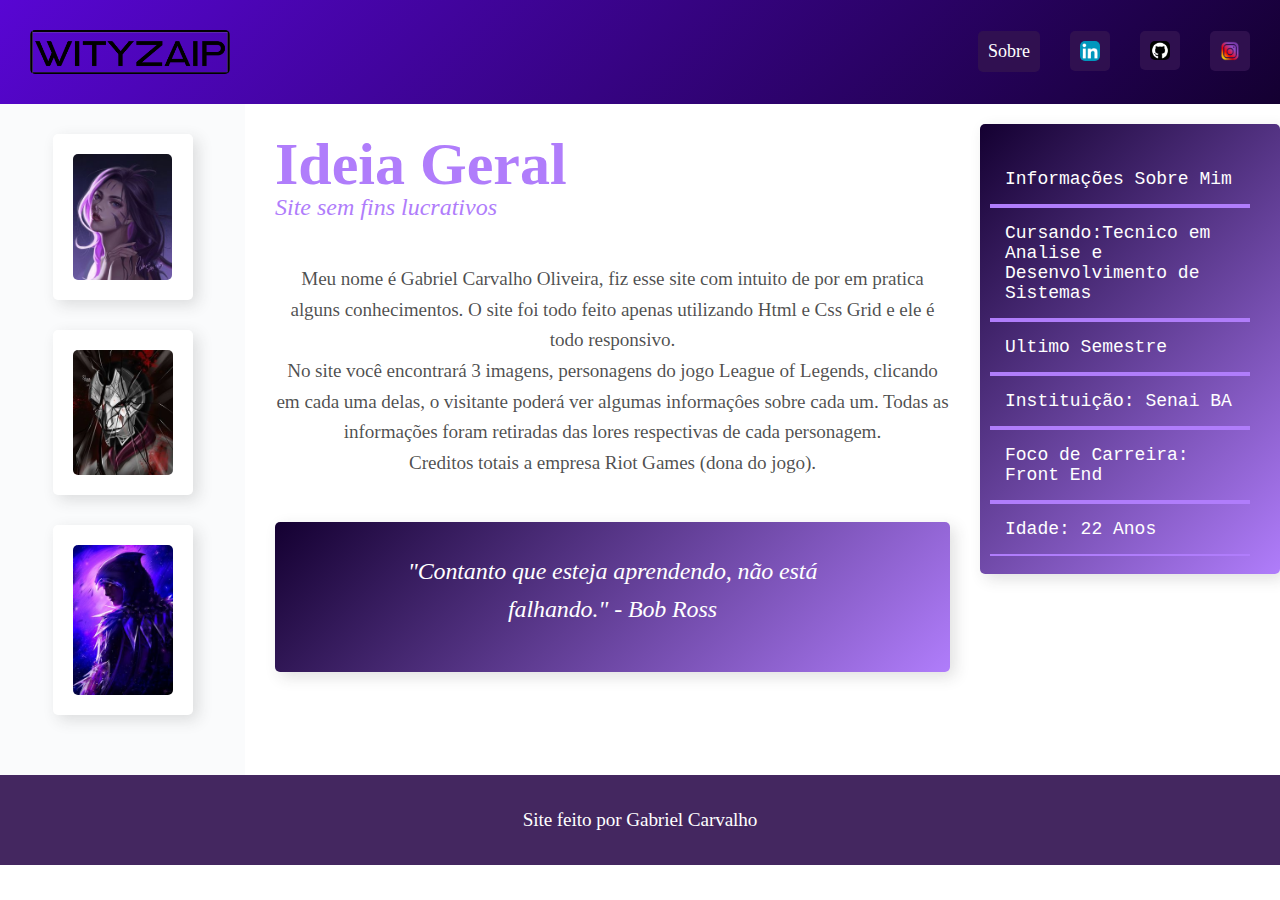
<file: index.html>
<!DOCTYPE html>
<html lang="pt-br">
<head>
    <meta charset="UTF-8">
    <meta http-equiv="X-UA-Compatible" content="IE=edge">
    <meta name="viewport" content="width=device-width, initial-scale=1.0, shrink-to-fit=no">
    <link href="https://fonts.googleapis.com/css2?family=Vollkorn:ital,wght@0,400;0,700;1,400&display=swap" rel="stylesheet">
    <link rel="stylesheet" href="syle.css">
    <title>Ideia Geral</title>
</head>
<body>
    
    <!-- Vai ser um Display Grid-->

    <!-- Vai ser um Gird Item-->
     <div class="estrutura">
         <header class="header">
            <a href="index.html" class="logo"><img src="Imagens/wity logoo.png" alt="Wityzaip"></a>

             <nav>
                 <ul>
                     <li><a href="index.html">Sobre</a></li>
                     <li><a href="https://www.linkedin.com/in/gabriel-carvalho-9b3b66214/" target="_blank"> <img src="Imagens/linkedin.png" style="max-width: 20px;" alt=""> </a></li>
                     <li><a href="https://github.com/Wityzaip/" target="_blank"> <img src="Imagens/git.png" style="max-width: 20px;" alt=""> </a></li>
                     <li><a href="https://www.instagram.com/gabriel_carlos199/" target="_blank"><img src="Imagens/insta.png" style="max-width: 20px;" alt=""> </a></li>
                 </ul>
             </nav>
         </header>

         <!-- Vai ser um Gird Item-->
         <nav class="sidenav">
             <ul>
                 <li><a class="kaisa" href="kai'sa.html"><img src="Imagens/kai'sa.jpg" alt="Kai'sa"></a></li>
                 <li><a class="jhin" href="jhin.html"><img src="Imagens/logo jhin.png" alt="Jhin"></a></li>
                 <li><a class="talon" href="talon.html"><img src="Imagens/talon aa.png" alt="Talon lol"></a></li>
             </ul>
         </nav>

         <!-- Vai ser um Gird Item-->

         <main class="content">
            <div class="titulo">
                <h1>Ideia Geral</h1>
                <span>Site sem fins lucrativos</span>
            </div>

            <div class="caracteristicas">
                <div class="first">
                    
                </div>
                <div>
                   
               </div>
            </div>

            <p class="sobre">Meu nome é Gabriel Carvalho Oliveira, fiz esse site com intuito de por em pratica alguns conhecimentos. O site foi todo feito apenas utilizando Html e Css Grid e ele é todo responsivo.
                <br>
                No site você encontrará 3 imagens, personagens do jogo League of Legends, clicando em cada uma delas, o visitante poderá ver algumas informaçôes sobre cada um. Todas as informações foram retiradas das lores respectivas de cada personagem.
                <br>
                 Creditos totais a empresa Riot Games (dona do jogo).
           
            </p>
            

       

            <blockquote class="citacao col-wide">
                <p>"Contanto que esteja aprendendo, não está falhando."

                   - Bob Ross</p>
            </blockquote>

           

            <div class="informacoes">
                <p></p>
                <p></p>
            </div>

            

           

        </main>

        <!-- Vai ser um Gird Item-->
        <ul class="atributos">
           <li>Informações Sobre Mim</li>
            <li>Cursando:Tecnico em Analise e Desenvolvimento de Sistemas</li>
            <li>Ultimo Semestre</li>
            <li>Instituição: Senai BA</li>
            <li>Foco de Carreira: Front End</li>
            <li>Idade: 22 Anos</li>
        </ul>
        

            

         <footer class="footer">
             <p>Site feito por Gabriel Carvalho</p>

         </footer>



     </div>

</body>
</html>
</file>
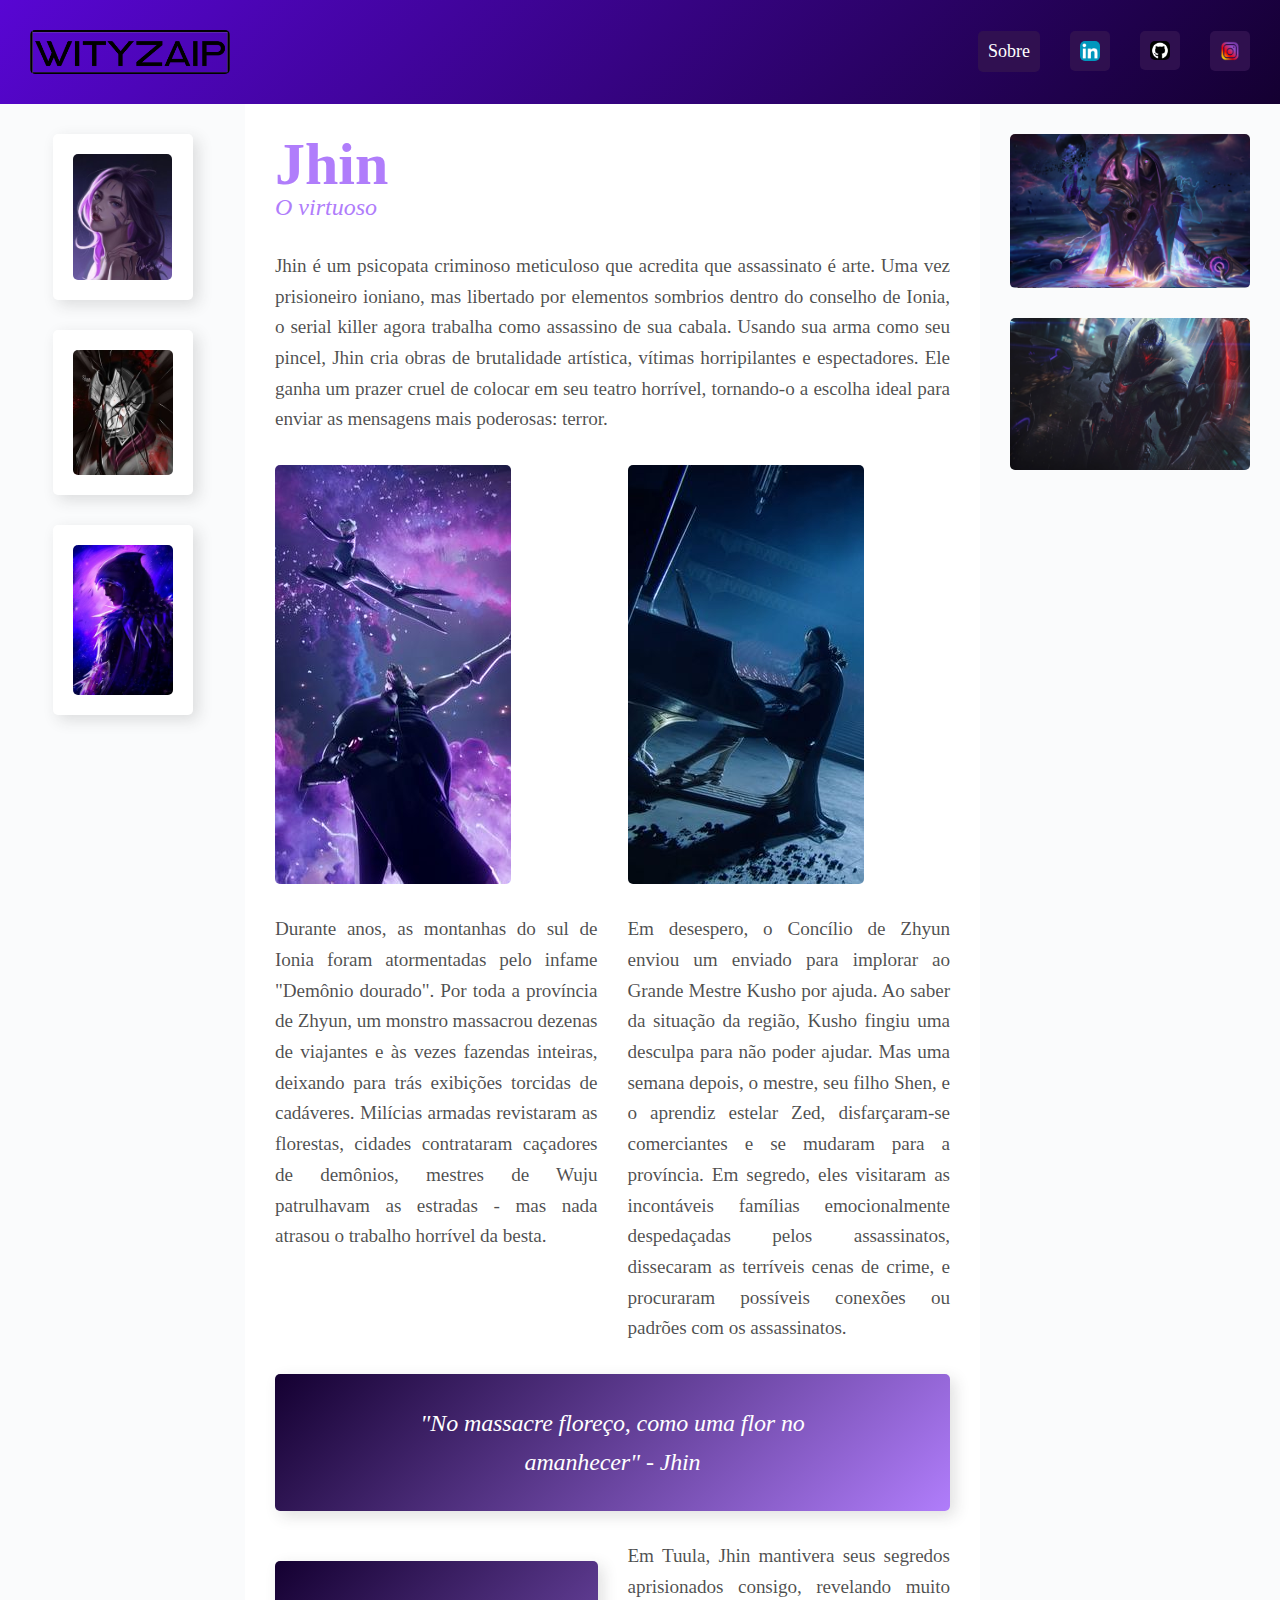
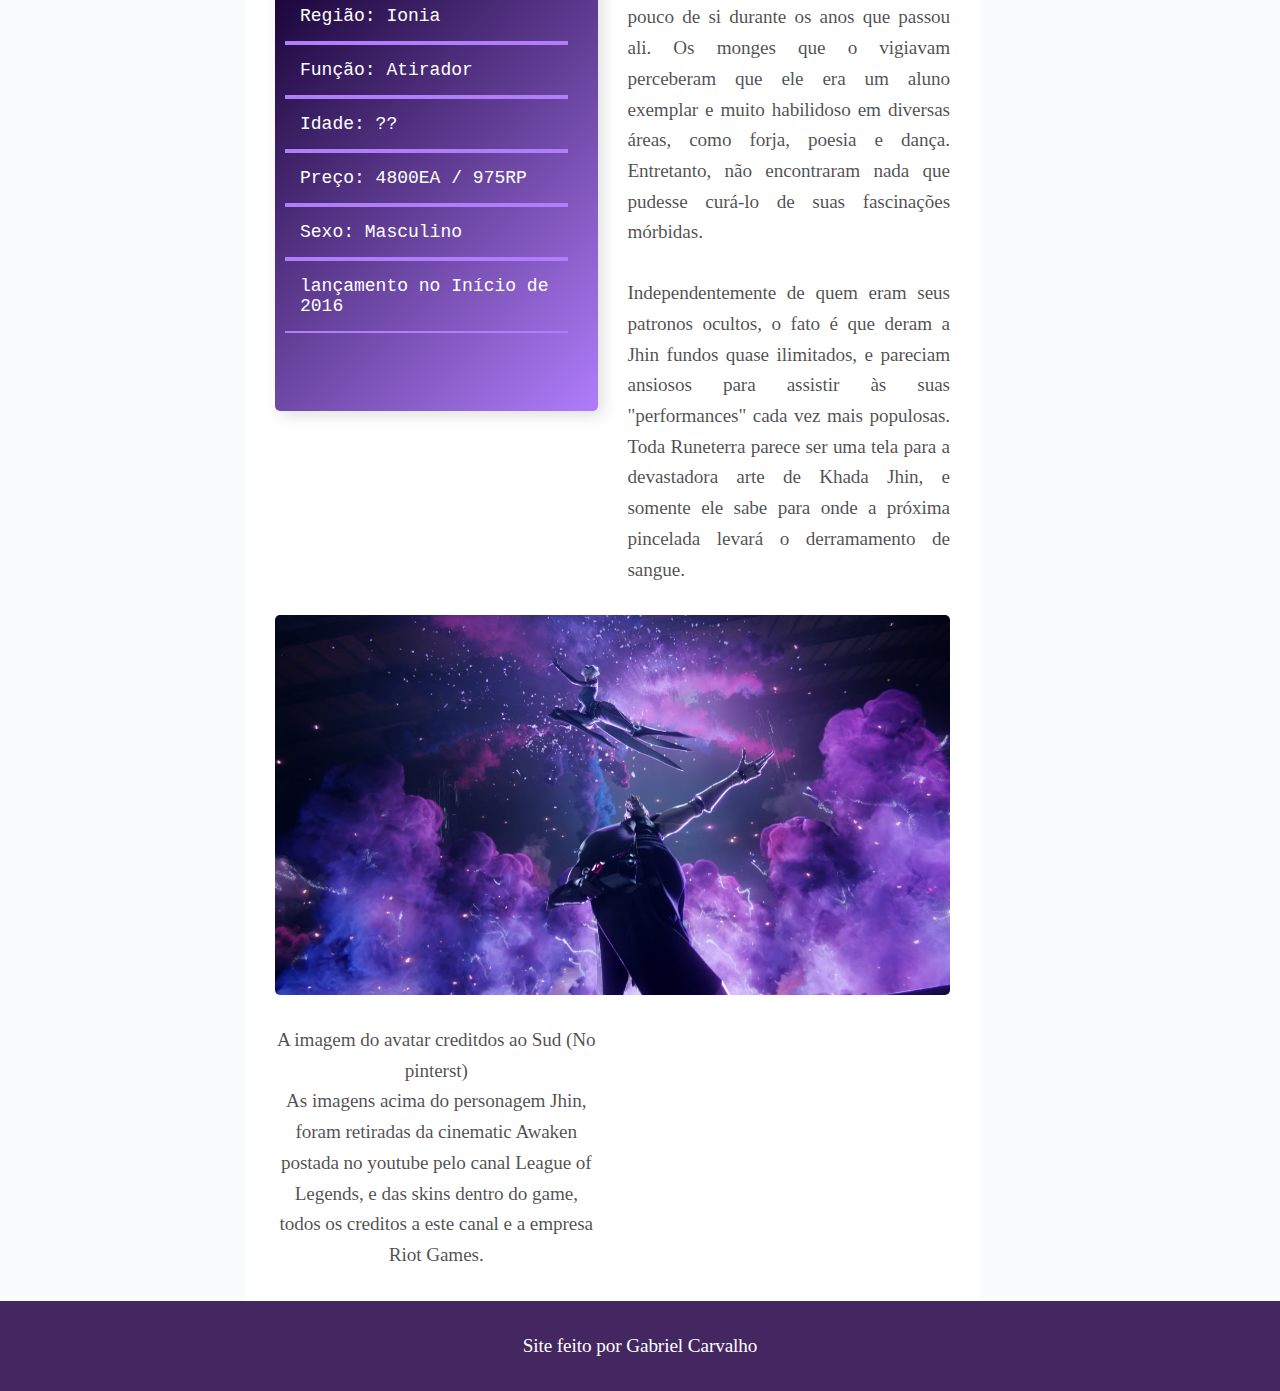
<file: jhin.html>
<!DOCTYPE html>
<html lang="pt-br">
<head>
    <meta charset="UTF-8">
    <meta http-equiv="X-UA-Compatible" content="IE=edge">
    <meta name="viewport" content="width=device-width, initial-scale=1.0shrink-to-fit=no">
    <link href="https://fonts.googleapis.com/css2?family=Vollkorn:ital,wght@0,400;0,700;1,400&display=swap" rel="stylesheet">
    <link rel="stylesheet" href="syle.css">
    <title>Jhin</title>
</head>
<body>
    
    <!-- Vai ser um Display Grid-->

    <!-- Vai ser um Gird Item-->
     <div class="estrutura">
         <header class="header">
            <a href="index.html" class="logo"><img src="Imagens/wity logoo.png" alt="Wityzaip"></a>

             <nav>
                 <ul>
                     <li><a href="index.html">Sobre</a></li>
                     <li><a href="https://www.linkedin.com/in/gabriel-carvalho-9b3b66214/" target="_blank"> <img src="Imagens/linkedin.png" style="max-width: 20px;" alt=""> </a></li>
                     <li><a href="https://github.com/Wityzaip/" target="_blank"> <img src="Imagens/git.png" style="max-width: 20px;" alt=""> </a></li>
                     <li><a href="https://www.instagram.com/gabriel_carlos199/" target="_blank"><img src="Imagens/insta.png" style="max-width: 20px;" alt=""> </a></li>
                 </ul>
             </nav>
         </header>

         <!-- Vai ser um Gird Item-->
         <nav class="sidenav">
             <ul>
                <li><a class="kaisa" href="kai'sa.html"><img src="Imagens/kai'sa.jpg" alt="Kai'sa"></a></li>
                 <li><a class="jhin" href="jhin.html"><img src="Imagens/logo jhin.png" alt="Jhin"></a></li>
                 <li><a class="talon" href="talon.html"><img src="Imagens/talon aa.png" alt="Talon lol"></a></li>
             </ul>
         </nav>

         <!-- Vai ser um Gird Item-->
         <main class="content">
             <div class="titulo">
                 <h1>Jhin</h1>
                 <span>O virtuoso</span>
             </div>

             <div class="caracteristicas">
                 <div class="first">
                     
                 </div>
                 <div>
                    
                </div>
             </div>

             <p class="col-wide">Jhin é um psicopata criminoso meticuloso que acredita que assassinato é arte. Uma vez prisioneiro ioniano, mas libertado por elementos sombrios dentro do conselho de Ionia, o serial killer agora trabalha como assassino de sua cabala. Usando sua arma como seu pincel, Jhin cria obras de brutalidade artística, vítimas horripilantes e espectadores. Ele ganha um prazer cruel de colocar em seu teatro horrível, tornando-o a escolha ideal para enviar as mensagens mais poderosas: terror.</p>

             <img class="imagem-1" src="Imagens/jhin2.png" alt="wolf 1">

             

             <img class="imagem-2" src="Imagens/jhin3.png" alt="wolf2">

             <p>Durante anos, as montanhas do sul de Ionia foram atormentadas pelo infame "Demônio dourado". Por toda a província de Zhyun, um monstro massacrou dezenas de viajantes e às vezes fazendas inteiras, deixando para trás exibições torcidas de cadáveres. Milícias armadas revistaram as florestas, cidades contrataram caçadores de demônios, mestres de Wuju patrulhavam as estradas - mas nada atrasou o trabalho horrível da besta.</p>

             <p>Em desespero, o Concílio de Zhyun enviou um enviado para implorar ao Grande Mestre Kusho por ajuda. Ao saber da situação da região, Kusho fingiu uma desculpa para não poder ajudar. Mas uma semana depois, o mestre, seu filho Shen, e o aprendiz estelar Zed, disfarçaram-se comerciantes e se mudaram para a província. Em segredo, eles visitaram as incontáveis famílias emocionalmente despedaçadas pelos assassinatos, dissecaram as terríveis cenas de crime, e procuraram possíveis conexões ou padrões com os assassinatos.</p>

             <blockquote class="citacao col-wide">
                 <p>"No massacre floreço, como uma flor no amanhecer"
                    - Jhin</p>
             </blockquote>

             <ul class="atributos">
                 <li>Região: Ionia</li>
                 <li>Função: Atirador</li>
                 <li>Idade: ??</li>
                 <li>Preço: 4800EA / 975RP</li>
                 <li>Sexo: Masculino</li>
                 <li>lançamento no Início de 2016</li>
             </ul>

             <div class="informacoes">
                 <p>Em Tuula, Jhin mantivera seus segredos aprisionados consigo, revelando muito pouco de si durante os anos que passou ali. Os monges que o vigiavam perceberam que ele era um aluno exemplar e muito habilidoso em diversas áreas, como forja, poesia e dança. Entretanto, não encontraram nada que pudesse curá-lo de suas fascinações mórbidas.</p>
                 <p>Independentemente de quem eram seus patronos ocultos, o fato é que deram a Jhin fundos quase ilimitados, e pareciam ansiosos para assistir às suas "performances" cada vez mais populosas. 
                    Toda Runeterra parece ser uma tela para a devastadora arte de Khada Jhin, e somente ele sabe para onde a próxima pincelada levará o derramamento de sangue.</p>
             </div>

             <img class="col-wide" src="Imagens/jhinzao.jpg" alt="Jhin">

            <p style="text-align: center;">
                A imagem do avatar creditdos ao Sud (No pinterst)
                <br>
                As imagens acima do personagem Jhin, foram retiradas da cinematic Awaken postada no youtube pelo canal League of Legends, e das skins dentro do game, todos os creditos a este canal e a empresa Riot Games.
            </p> 

         </main>

         <!-- Vai ser um Gird Item-->
         <aside class="anuncios">
             <div class="anuncio-item">
                 <img src="Imagens/jhin skin.png" alt="Skin Jhin">
             </div>
             <div class="anuncio-item">
                <img src="Imagens/jhin skin2.png" alt="Skin Jhin">
            </div>
         </aside>

         <footer class="footer">
             <p>Site feito por Gabriel Carvalho</p>

         </footer>



     </div>

</body>
</html>
</file>
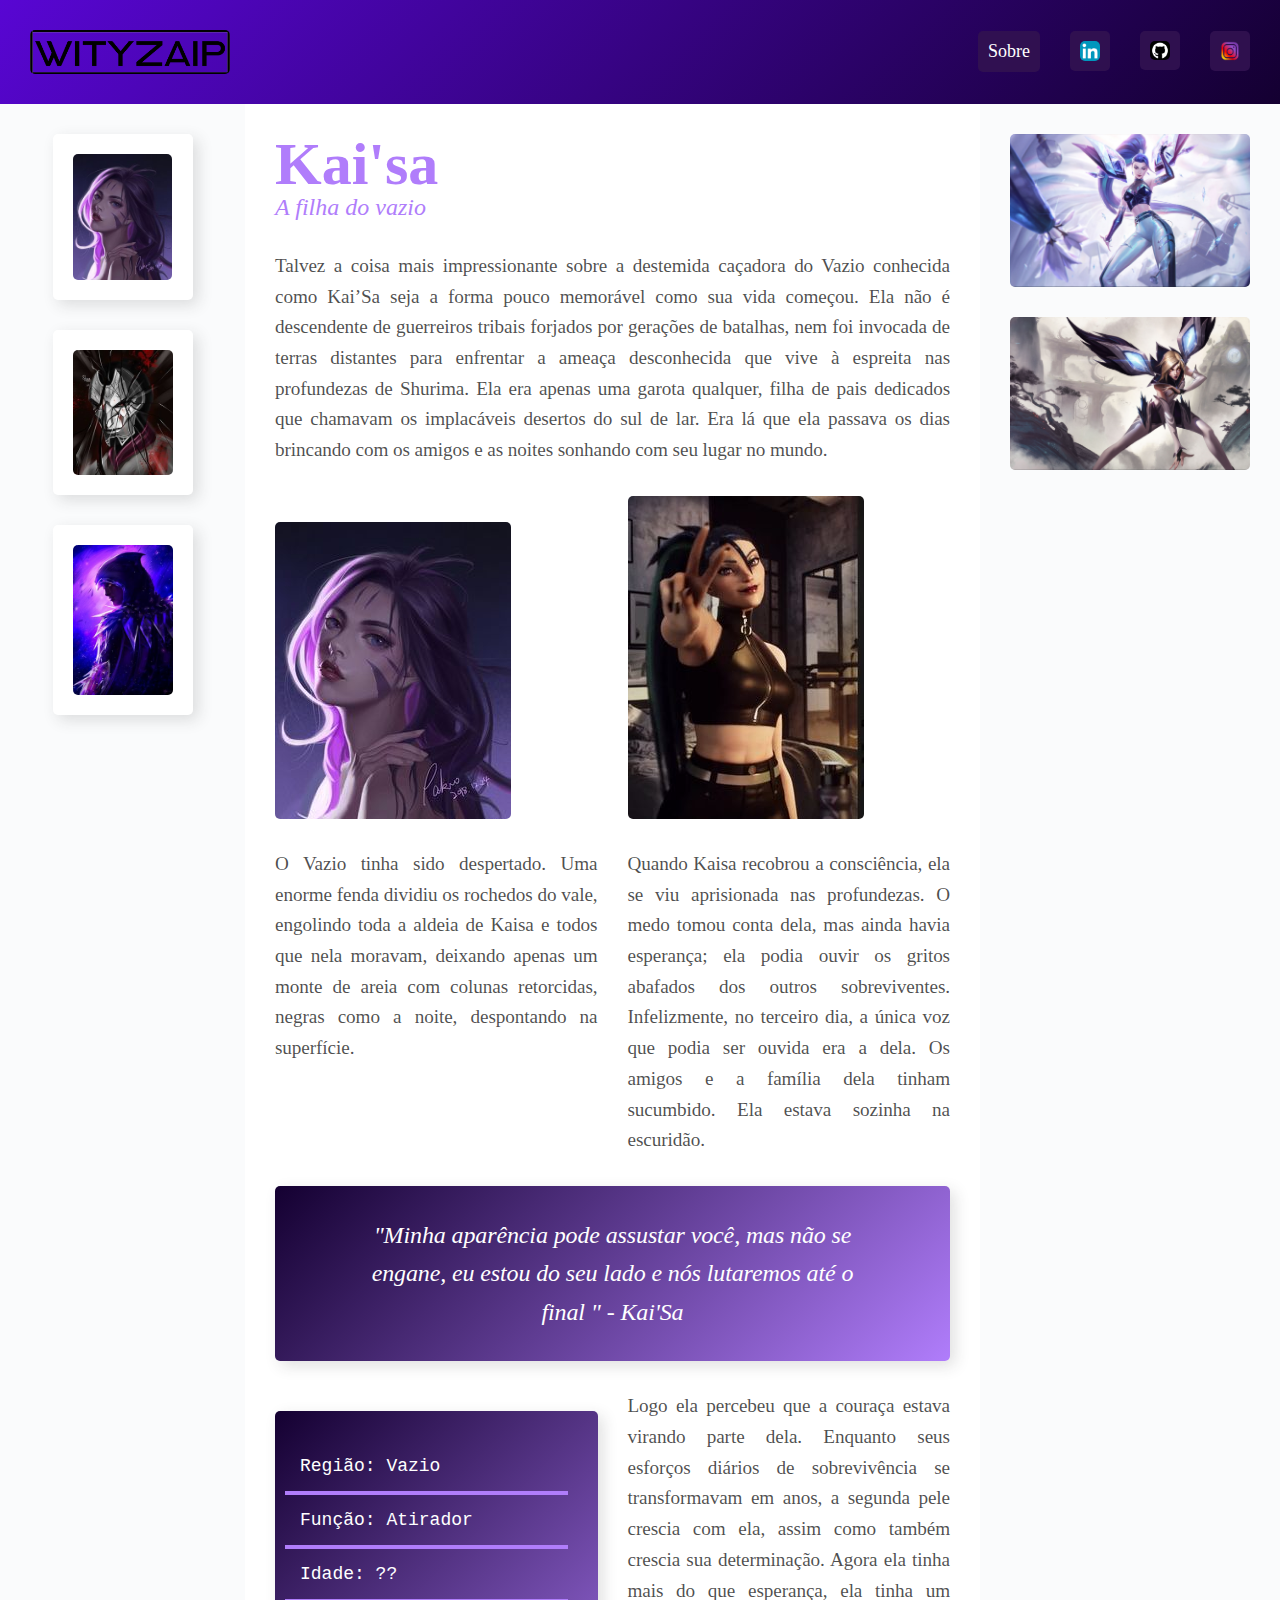
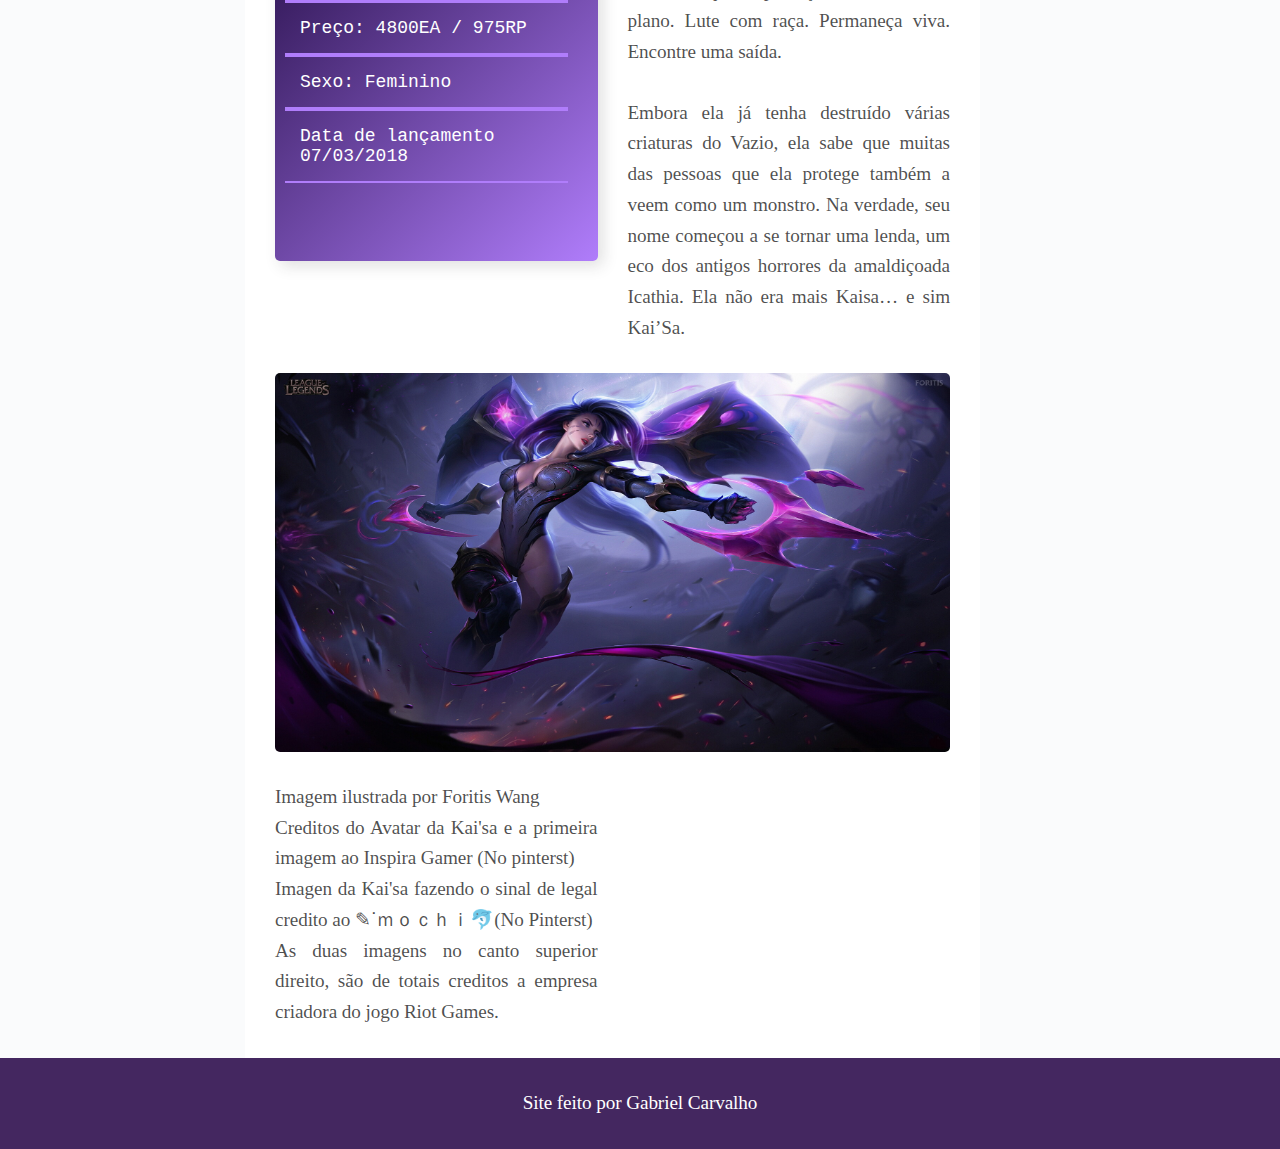
<file: kai'sa.html>
<!DOCTYPE html>
<html lang="pt-br">
<head>
    <meta charset="UTF-8">
    <meta http-equiv="X-UA-Compatible" content="IE=edge">
    <meta name="viewport" content="width=device-width, initial-scale=1.0shrink-to-fit=no">
    <link href="https://fonts.googleapis.com/css2?family=Vollkorn:ital,wght@0,400;0,700;1,400&display=swap" rel="stylesheet">
    <link rel="stylesheet" href="syle.css">
    <title>Kaisa</title>
</head>
<body>
    
    <!-- Vai ser um Display Grid-->

    <!-- Vai ser um Gird Item-->
     <div class="estrutura">
         <header class="header">
             <a href="index.html" class="logo"><img src="Imagens/wity logoo.png" alt="Wityzaip"></a>

             <nav>
                 <ul>
                     <li><a href="index.html">Sobre</a></li>
                     <li><a href="https://www.linkedin.com/in/gabriel-carvalho-9b3b66214/" target="_blank"> <img src="Imagens/linkedin.png" style="max-width: 20px;" alt=""> </a></li>
                     <li><a href="https://github.com/Wityzaip/" target="_blank"> <img src="Imagens/git.png" style="max-width: 20px;" alt=""> </a></li>
                     <li><a href="https://www.instagram.com/gabriel_carlos199/" target="_blank"><img src="Imagens/insta.png" style="max-width: 20px;" alt=""> </a></li>
                 </ul>
             </nav>
         </header>

         <!-- Vai ser um Gird Item-->
         <nav class="sidenav">
             <ul>
                <li><a class="kaisa" href="kai'sa.html"><img src="Imagens/kai'sa.jpg" alt="Kai'sa"></a></li>
                 <li><a class="jhin" href="jhin.html"><img src="Imagens/logo jhin.png" alt="Jhin"></a></li>
                 <li><a class="talon" href="talon.html"><img src="Imagens/talon aa.png" alt="Talon lol"></a></li>
             </ul>
         </nav>

         <!-- Vai ser um Gird Item-->
         <main class="content">
             <div class="titulo">
                 <h1>Kai'sa</h1>
                 <span>A filha do vazio</span>
             </div>

             <div class="caracteristicas">
                 <div class="first">
                     
                 </div>
                 <div>
                    
                </div>
             </div>

             <p class="col-wide">Talvez a coisa mais impressionante sobre a destemida caçadora do Vazio conhecida como Kai’Sa seja a forma pouco memorável como sua vida começou. Ela não é descendente de guerreiros tribais forjados por gerações de batalhas, nem foi invocada de terras distantes para enfrentar a ameaça desconhecida que vive à espreita nas profundezas de Shurima. Ela era apenas uma garota qualquer, filha de pais dedicados que chamavam os implacáveis desertos do sul de lar. Era lá que ela passava os dias brincando com os amigos e as noites sonhando com seu lugar no mundo.</p>

             <img class="imagem-1" src="Imagens/kai'sa.jpg" alt="Kai'sa">

             

             <img class="imagem-2" src="Imagens/kaisa3.jpg" alt="Kai'sa">

             <p>O Vazio tinha sido despertado. Uma enorme fenda dividiu os rochedos do vale, engolindo toda a aldeia de Kaisa e todos que nela moravam, deixando apenas um monte de areia com colunas retorcidas, negras como a noite, despontando na superfície.</p>

             <p>Quando Kaisa recobrou a consciência, ela se viu aprisionada nas profundezas. O medo tomou conta dela, mas ainda havia esperança; ela podia ouvir os gritos abafados dos outros sobreviventes.  Infelizmente, no terceiro dia, a única voz que podia ser ouvida era a dela. Os amigos e a família dela tinham sucumbido. Ela estava sozinha na escuridão.</p>

             <blockquote class="citacao col-wide">
                 <p>"Minha aparência pode assustar você, mas não se engane, eu estou do seu lado e nós lutaremos até o final "

                    - Kai'Sa</p>
             </blockquote>

             <ul class="atributos">
                 <li>Região: Vazio</li>
                 <li>Função: Atirador</li>
                 <li>Idade: ??</li>
                 <li>Preço: 4800EA / 975RP</li>
                 <li>Sexo: Feminino</li>
                 <li>Data de lançamento 07/03/2018</li>
             </ul>

             <div class="informacoes">
                 <p>Logo ela percebeu que a couraça estava virando parte dela. Enquanto seus esforços diários de sobrevivência se transformavam em anos, a segunda pele crescia com ela, assim como também crescia sua determinação.

                    Agora ela tinha mais do que esperança, ela tinha um plano. Lute com raça. Permaneça viva. Encontre uma saída.</p>
                 <p>Embora ela já tenha destruído várias criaturas do Vazio, ela sabe que muitas das pessoas que ela protege também a veem como um monstro. Na verdade, seu nome começou a se tornar uma lenda, um eco dos antigos horrores da amaldiçoada Icathia.

                    Ela não era mais Kaisa… e sim Kai’Sa.</p>
             </div>

             <img class="col-wide" src="Imagens/kaisa grandee.jpg" alt="Kai'sa">

            <p>Imagem ilustrada por Foritis Wang
                <br>
                Creditos do Avatar da Kai'sa e a primeira imagem ao Inspira Gamer (No pinterst)
                <br>
                Imagen da Kai'sa fazendo o sinal de legal credito ao ✎ᐝｍｏｃｈｉ🐬(No Pinterst)
                <br>
                As duas imagens no canto superior direito, são de totais creditos a empresa criadora do jogo Riot Games.
            </p>

         </main>

         <!-- Vai ser um Gird Item-->
         <aside class="anuncios">
             <div class="anuncio-item">
                 <img src="Imagens/kaisa skin.png" alt="Skin Kai'sa">
             </div>
             <div class="anuncio-item">
                <img src="Imagens/kaisa skin2.png" alt="Skin Kai'sa">
            </div>
         </aside>

         <footer class="footer">
             <p>Site feito por Gabriel Carvalho  
             </p>

         </footer>



     </div>

</body>
</html>
</file>
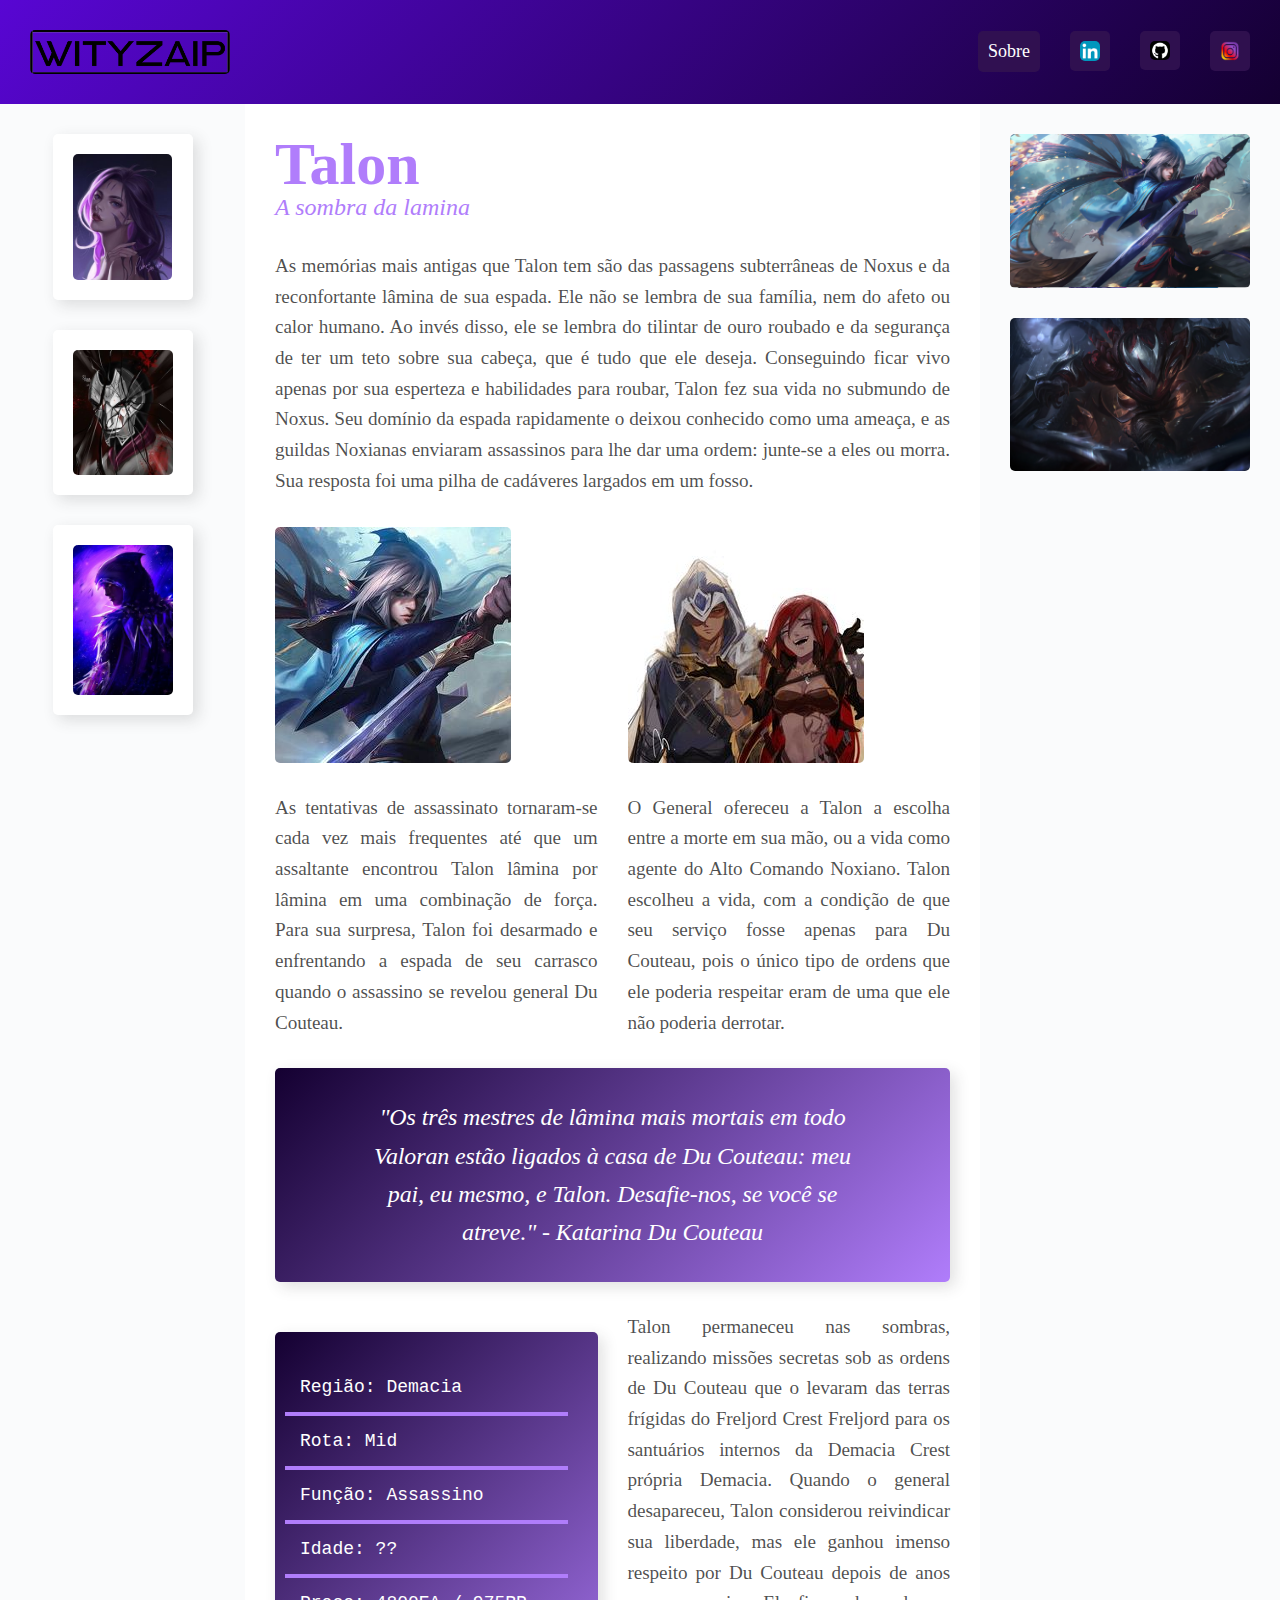
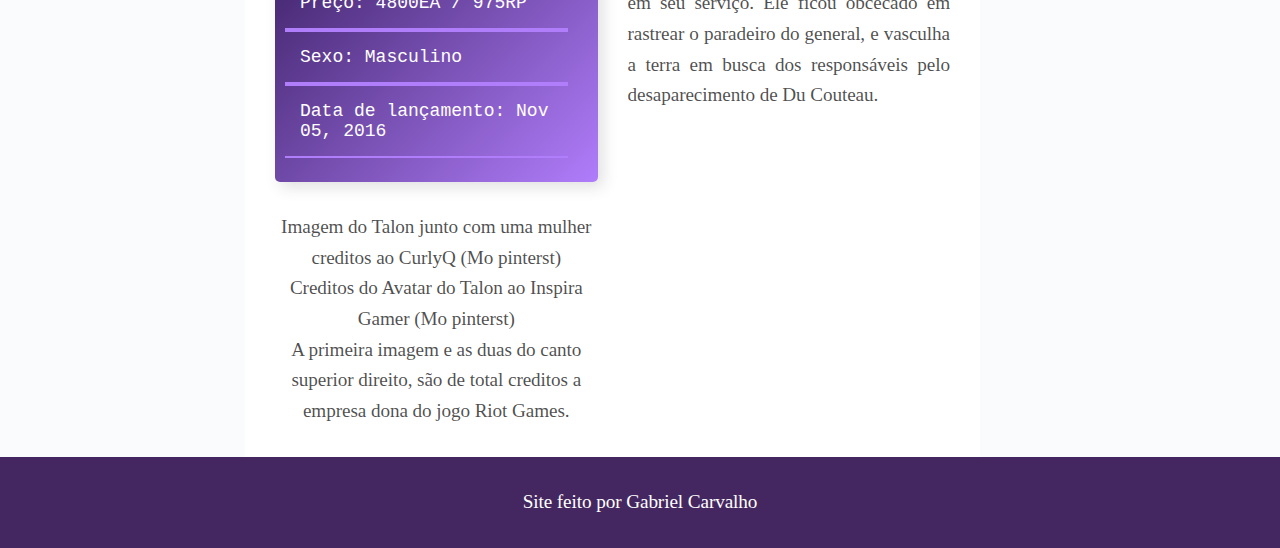
<file: talon.html>
<!DOCTYPE html>
<html lang="pt-br">
<head>
    <meta charset="UTF-8">
    <meta http-equiv="X-UA-Compatible" content="IE=edge">
    <meta name="viewport" content="width=device-width, initial-scale=1.0shrink-to-fit=no">
    <link href="https://fonts.googleapis.com/css2?family=Vollkorn:ital,wght@0,400;0,700;1,400&display=swap" rel="stylesheet">
    <link rel="stylesheet" href="syle.css">
    <title>Talon</title>
</head>
<body>
    
    <!-- Vai ser um Display Grid-->

    <!-- Vai ser um Gird Item-->
     <div class="estrutura">
         <header class="header">
            <a href="index.html" class="logo"><img src="Imagens/wity logoo.png" alt="Wityzaip"></a>

             <nav class="fixed-top">
                 <ul>
                     <li><a href="index.html">Sobre</a></li>
                     <li><a href="https://www.linkedin.com/in/gabriel-carvalho-9b3b66214/" target="_blank"> <img src="Imagens/linkedin.png" style="max-width: 20px;" alt=""> </a></li>
                     <li><a href="https://github.com/Wityzaip/" target="_blank"> <img src="Imagens/git.png" style="max-width: 20px;" alt=""> </a></li>
                     <li><a href="https://www.instagram.com/gabriel_carlos199/" target="_blank"><img src="Imagens/insta.png" style="max-width: 20px;" alt=""> </a></li>
                 </ul>
             </nav>
         </header>

         <!-- Vai ser um Gird Item-->
         <nav class="sidenav">
             <ul>
                <li><a class="kaisa" href="kai'sa.html"><img src="Imagens/kai'sa.jpg" alt="Kai'sa"></a></li>
                <li><a class="jhin" href="jhin.html"><img src="Imagens/logo jhin.png" alt="Jhin"></a></li>
                <li><a class="talon" href="talon.html"><img src="Imagens/talon aa.png" alt="Talon lol"></a></li>
             </ul>
         </nav>

         <!-- Vai ser um Gird Item-->
         <main class="content">
             <div class="titulo">
                 <h1>Talon</h1>
                 <span>A sombra da lamina</span>
             </div>

             <div class="caracteristicas">
                 <div class="first">
                     
                 </div>
                 <div>
                    
                </div>
             </div>

             <p class="col-wide" style="">As memórias mais antigas que Talon tem são das passagens subterrâneas de Noxus e da reconfortante lâmina de sua espada. Ele não se lembra de sua família, nem do afeto ou calor humano. Ao invés disso, ele se lembra do tilintar de ouro roubado e da segurança de ter um teto sobre sua cabeça, que é tudo que ele deseja. Conseguindo ficar vivo apenas por sua esperteza e habilidades para roubar, Talon fez sua vida no submundo de Noxus. Seu domínio da espada rapidamente o deixou conhecido como uma ameaça, e as guildas Noxianas enviaram assassinos para lhe dar uma ordem: junte-se a eles ou morra. Sua resposta foi uma pilha de cadáveres largados em um fosso.</p>

             <img class="imagem-1" src="Imagens/talon espada.jpg" alt="Talon">

             

             <img class="imagem-2" src="Imagens/talon e kat.jpg" alt="Talon e Katarina">

             <p>As tentativas de assassinato tornaram-se cada vez mais frequentes até que um assaltante encontrou Talon lâmina por lâmina em uma combinação de força. Para sua surpresa, Talon foi desarmado e enfrentando a espada de seu carrasco quando o assassino se revelou general Du Couteau.</p>

             <p>O General ofereceu a Talon a escolha entre a morte em sua mão, ou a vida como agente do Alto Comando Noxiano. Talon escolheu a vida, com a condição de que seu serviço fosse apenas para Du Couteau, pois o único tipo de ordens que ele poderia respeitar eram de uma que ele não poderia derrotar.</p>

             <blockquote class="citacao col-wide">
                 <p>"Os três mestres de lâmina mais mortais em todo Valoran estão ligados à casa de Du Couteau: meu pai, eu mesmo, e Talon. Desafie-nos, se você se atreve." - Katarina Du Couteau</p>
             </blockquote>

             <ul class="atributos">
                 <li>Região: Demacia</li>
                 <li>Rota: Mid</li>
                 <li>Função: Assassino</li>
                 <li>Idade: ??</li>
                 <li>Preço: 4800EA / 975RP</li>
                 <li>Sexo: Masculino</li>
                 <li>Data de lançamento: Nov 05, 2016</li>
             </ul>

             <div class="informacoes">
                 <p>Talon permaneceu nas sombras, realizando missões secretas sob as ordens de Du Couteau que o levaram das terras frígidas do   Freljord Crest Freljord   para os santuários internos da   Demacia Crest própria  Demacia.   Quando o general desapareceu, Talon considerou reivindicar sua liberdade, mas ele ganhou imenso respeito por Du Couteau depois de anos em seu serviço. Ele ficou obcecado em rastrear o paradeiro do general, e vasculha a terra em busca dos responsáveis pelo desaparecimento de Du Couteau.</p>
               
             </div>

              <p style="text-align: center;">
                Imagem do Talon junto com uma mulher creditos ao CurlyQ (Mo pinterst)
                <br>
            Creditos do Avatar do Talon ao Inspira Gamer (Mo pinterst)
            <br>
            A primeira imagem e as duas do canto superior direito, são de total creditos a empresa dona do jogo Riot Games.
            
         </p>

            
         </main>

         <!-- Vai ser um Gird Item-->
         <aside class="anuncios">
             <div class="anuncio-item">
                 <img src="Imagens/talon skin.png" alt="Skin Talon">
             </div>
             <div class="anuncio-item">
                <img src="Imagens/talon skin2.png" alt="Skin Talon">
            </div>
         </aside>

        

         <footer class="footer">
             <p>Site feito por Gabriel Carvalho</p>

         </footer>



     </div>

</body>
</html>
</file>
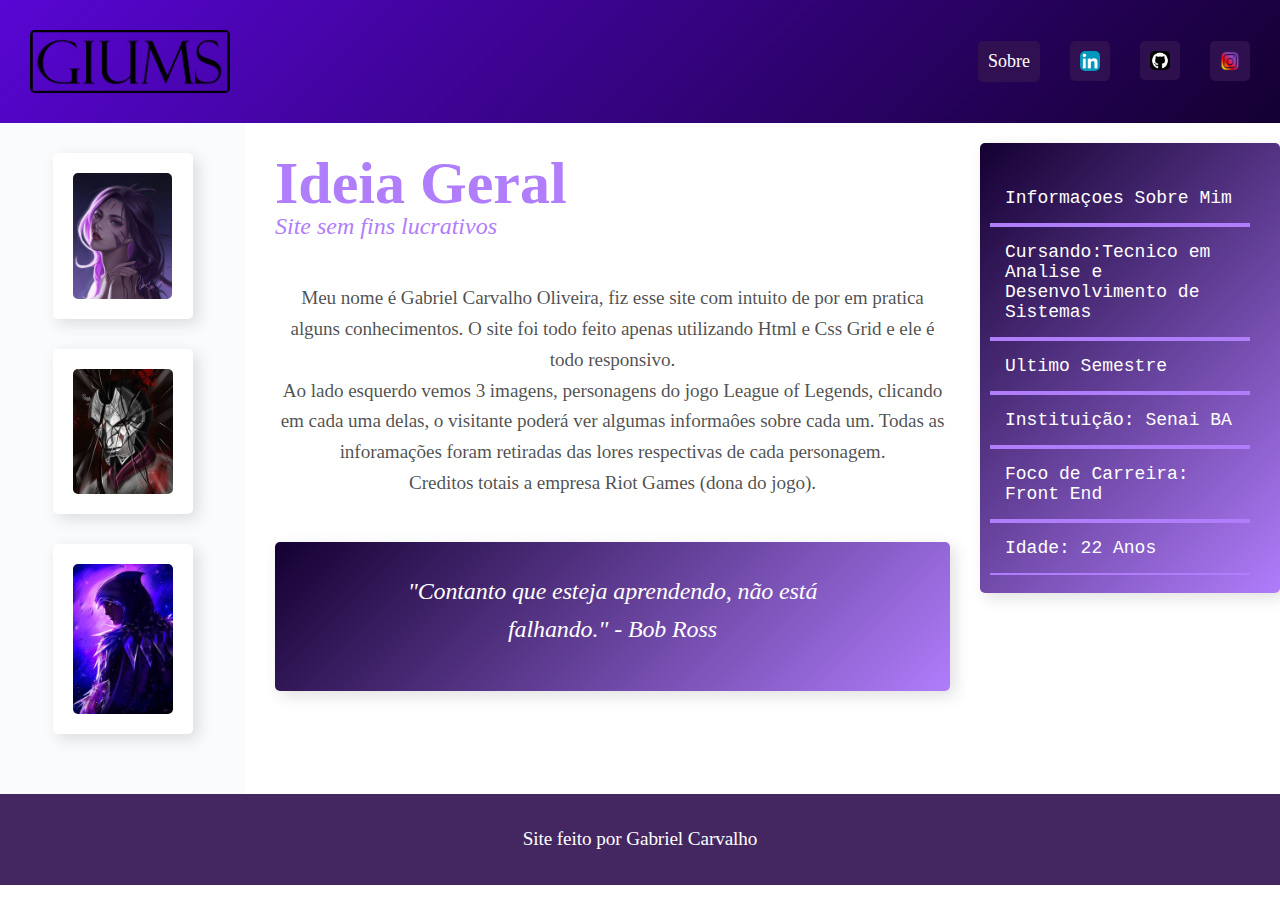
<file: Imagens/Ideia Geral.html>
<!DOCTYPE html>
<!-- saved from url=(0040)https://wityzaipp.netlify.app/index.html -->
<html lang="pt-br"><head><meta http-equiv="Content-Type" content="text/html; charset=UTF-8">
    
    <meta http-equiv="X-UA-Compatible" content="IE=edge">
    <meta name="viewport" content="width=device-width, initial-scale=1.0shrink-to-fit=no">
    <link href="./Ideia Geral_files/css2" rel="stylesheet">
    <link rel="stylesheet" href="./Ideia Geral_files/syle.css">
    <title>Ideia Geral</title>
</head>
<body>
    
    <!-- Vai ser um Display Grid-->

    <!-- Vai ser um Gird Item-->
     <div class="estrutura">
         <header class="header">
             <a href="https://wityzaipp.netlify.app/index.html" class="logo"><img src="./Ideia Geral_files/logo a.png" alt="Giums"></a>

             <nav>
                 <ul>
                     <li><a href="https://wityzaipp.netlify.app/index.html">Sobre</a></li>
                     <li><a href="https://www.linkedin.com/in/gabriel-carvalho-9b3b66214/" target="_blank"> <img src="./Ideia Geral_files/linkedin.png" style="max-width: 20px;" alt=""> </a></li>
                     <li><a href="https://github.com/Wityzaip/" target="_blank"> <img src="./Ideia Geral_files/git.png" style="max-width: 20px;" alt=""> </a></li>
                     <li><a href="https://www.instagram.com/gabriel_carlos199/" target="_blank"><img src="./Ideia Geral_files/insta.png" style="max-width: 20px;" alt=""> </a></li>
                 </ul>
             </nav>
         </header>

         <!-- Vai ser um Gird Item-->
         <nav class="sidenav">
             <ul>
                 <li><a class="kaisa" href="https://wityzaipp.netlify.app/kai&#39;sa.html"><img src="./Ideia Geral_files/kai&#39;sa.jpg" alt="Kai&#39;sa"></a></li>
                 <li><a class="jhin" href="https://wityzaipp.netlify.app/jhin.html"><img src="./Ideia Geral_files/logo jhin.png" alt="Jhin"></a></li>
                 <li><a class="talon" href="https://wityzaipp.netlify.app/talon.html"><img src="./Ideia Geral_files/talon aa.png" alt="Talon lol"></a></li>
             </ul>
         </nav>

         <!-- Vai ser um Gird Item-->

         <main class="content">
            <div class="titulo">
                <h1>Ideia Geral</h1>
                <span>Site sem fins lucrativos</span>
            </div>

            <div class="caracteristicas">
                <div class="first">
                    
                </div>
                <div>
                   
               </div>
            </div>

            <p class="sobre">Meu nome é Gabriel Carvalho Oliveira, fiz esse site com intuito de por em pratica alguns conhecimentos. O site foi todo feito apenas utilizando Html e Css Grid e ele é todo responsivo.
                <br>
                Ao lado esquerdo vemos 3 imagens, personagens do jogo League of Legends, clicando em cada uma delas, o visitante poderá ver algumas informaôes sobre cada um. Todas as inforamações foram retiradas das lores respectivas de cada personagem.
                <br>
                 Creditos totais a empresa Riot Games (dona do jogo).
           
            </p>
            

       

            <blockquote class="citacao col-wide">
                <p>"Contanto que esteja aprendendo, não está falhando."

                   - Bob Ross</p>
            </blockquote>

           

            <div class="informacoes">
                <p></p>
                <p></p>
            </div>

            

           

        </main>

        <!-- Vai ser um Gird Item-->
        <ul class="atributos">
           <li>Informaçoes Sobre Mim</li>
            <li>Cursando:Tecnico em Analise e Desenvolvimento de Sistemas</li>
            <li>Ultimo Semestre</li>
            <li>Instituição: Senai BA</li>
            <li>Foco de Carreira: Front End</li>
            <li>Idade: 22 Anos</li>
        </ul>
        

            

         <footer class="footer">
             <p>Site feito por Gabriel Carvalho</p>

         </footer>



     </div>


</body></html>
</file>
<file: syle.css>
body, p, h1, ul, li, blockquote {
    padding: 0px;
    margin: 0px;
}

body{
    font-family: "Volkorn", Geogia, serif;
}

li {
    list-style: none;
}

a{
    text-decoration: none;
}

img {
    max-width: 100%;
    display: block;
    border-radius: 5px;
}

/* GRID GERAL */

.estrutura{
    display: grid;
    grid-template-columns: minmax(160px, 1fr) 3fr 300px;
    grid-template-areas: 
    "header header header"
    "sidenav content anuncios"
    "footer footer footer"
    
    ;
}

@media screen and (max-width: 1200px) {
  .estrutura {
      grid-template-areas: 
      "header header header"
      "sidenav content content"
      "sidenav anuncios anuncios"
      "footer footer footer"
      ;
  }

}

@media screen and (max-width: 760px) {
    .estrutura{
        grid-template-columns: 100%;
        grid-template-areas: 
        "header"
        "sidenav"
        "content"
        "anuncios"
        "footer"
        ;
    }
}


/* Header*/
 
.header{
    grid-area: header;
    background: linear-gradient(135deg, #5806d3, #140031);
    padding: 30px;
    display: grid;
    grid-template-columns: 1fr auto;
    align-items: center;
}

.logo{
    max-width: 200px;

}

.header nav ul{
    display: flex;
    flex-wrap: wrap;
}

.header nav a{
    display: block;
    padding: 10px; /* 10px para uma area de contato maior para o usuario mobile    */
    color: white;
    font-size: 1.125em;
    background: rgba(50, 18, 80, 0.911);
    border-radius: 5px;
    transition: .1s; /* A transição está no intem normal, pq se n dps ele só sai meio seco, por isso aki e n no hover      */
}

.header nav a:hover{
    background: rgb(8, 180, 172);

}
                 
.header li +li { /* Li + Li = todo Li que vinher após um Li adiciona a config abaixo*/
    margin-left: 30px ;
}

@media screen and (max-width:760px) {
    .header{
        grid-template-columns: auto;
        width: 110%;
    }
    .logo{
        margin-bottom: 20px;
    }
    .header nav a{
        font-size: 1em;
    }
    .header li +li {
        margin-left: 10px;
    }
  
    
}

@media screen and (max-width:760px) {
    .footer{
        width: 125%;
    }
}


/* SIDNAV */
.sidenav{
    grid-area: sidenav;
    background: #FAFBFC;
    padding: 30PX;
}

.sidenav li a{
    display: block;
    min-width: 60px;
    max-width: 100px;
    margin: 0 auto 30px auto; /* 0 = cima Primeiro auto = esquerda 30px = baixo Segundo auto direita*/
    background: white;
    padding: 20px;
    border-radius: 5px;
    box-shadow: 5px 5px 15px 0px rgba(44,44,44,0.15);
    transition: .1s ease-out;

}



.kaisa:hover{
background: #29004e;
}

.jhin:hover{
    background: #420202;
    }

.talon:hover{
    background:#060147;
}
    


@media screen and (max-width:760px) {
    .sidenav {
        overflow-x: auto;
        -webkit-overflow-scrolling: touch;
        -ms-overflow-style: ms;
        width: 110%;
    }

    .sidenav ul{
        display: flex;
    }
    .sidenav ul li{
        flex: 1 0 60px;
    }
    .sidenav {
        padding: 0 30px;
        
    }
    .sidenav li a{
       margin: 30px 30px 30px 0;
    }
}




/*CONTENT */
.content {
    grid-area: content;
    max-width: 900px;
    margin: 0 auto;
    padding: 30px;
    display: grid;
    grid-template-columns: 1fr 1fr;
    grid-gap: 30px;
}

.col-wide{
    grid-column: 1 / -1;
    text-align: justify;
    

}


.sobre{
    text-align: center;
    grid-column: 1 / -1;
}

.imagem-1{
    grid-row: 3 / 5; /* espande por duas linhas*/
    align-self: end;
    border-radius: 5px;
}

.imagem-2{
    align-self: end;
    grid-row: 3 / 5 ;
    border-radius: 5px;

}

/* ESTILOS CONTENT */


p{
    font-size: 1.2em;
    line-height: 1.6;
    letter-spacing: -0.005em;
    color: rgba(0,0,0,.7);
    text-align: justify;

}

.informacoes p + p{
    margin-top: 30px;
}

.titulo{
    color:#B07DFB;
}

.titulo h1{
    font-size: 3.75em;
    line-height: 1;
    font-weight: 700;
}

.titulo span{
    font-size: 1.5em;
    font-style: italic;

}

.caracteristicas{
    display: flex;    /* um item do lado do oturo */
    align-items: flex-start; 

}

.caracteristicas > div{
    width: 80px;
    text-align: center;
    background: linear-gradient(135deg, #8844ee, #B07DFB);
    border-radius: 5px;
    box-shadow: 5px 5px 15px 0px rgba(44,44,44,0.15);
    position: relative;
    
}

.caracteristicas div:first-child{
     margin-right: 30px;
}

.caracteristicas span{
    display: block;
}

.numero{
    color: #B07DFB;
    font-size: 3em;
    line-height: 1;
    margin-top: 10px auto;
}

.rotulo{
    background: white;
    border-radius: 0 0 5px 5px;
    color: #B07DFB;
    padding: 5px 0;
    position: relative;
    top: 2px;

}

.destaque{
    font-size: 0.875em;
    color: #B07DFB;
    max-width: 16em;
}

.citacao, .atributos {
    padding: 30px;
    border-radius: 5px;
    box-shadow: 5px 5px 15px 0px rgba(44,44,44,0.15);
    background: linear-gradient(135deg, #140031, #B07DFB);
}

.citacao p{
    font-size: 1.5em;
    font-style: italic;
    text-align: center;
    max-width: 500px;
    margin: 0 auto;
    color: white;
}

.atributos li{
    color: white;
    font-family: 'Courier New', Courier, monospace;
    font-size: 1.125em;
    padding: 15px;
    border-bottom: 2px solid #B07DFB;
}

.atributos li +li{
    border-top: 2px solid #B07DFB;
}
.atributos{
    margin-top: 20px;
    padding-left: 10px;
    max-height: 390px;
}

@media screen and (max-width:760px) {
    .atributos{
        padding-left: 10px;
        margin-bottom: 30px;
        max-height: 440px;
    }
}


/*ANUNCIOS*/
.anuncios{
    grid-area: anuncios;
    background: #FAFBFC;
    display: grid;
    align-content:start;
    padding: 30px;
    grid-gap: 30px;
}


/*FOOTER*/
.footer{
    grid-area: footer;
    background: rgba(50, 18, 80, 0.911);
}

.footer p{
    color: white;
    text-align: center;
    padding: 30px;
}
</file>
<file: Imagens/Ideia Geral_files/syle.css>
body, p, h1, ul, li, blockquote {
    padding: 0px;
    margin: 0px;
}

body{
    font-family: "Volkorn", Geogia, serif;
}

li {
    list-style: none;
}

a{
    text-decoration: none;
}

img {
    max-width: 100%;
    display: block;
    border-radius: 5px;
}

/* GRID GERAL */

.estrutura{
    display: grid;
    grid-template-columns: minmax(160px, 1fr) 3fr 300px;
    grid-template-areas: 
    "header header header"
    "sidenav content anuncios"
    "footer footer footer"
    
    ;
}

@media (max-width: 1200px) {
  .estrutura {
      grid-template-areas: 
      "header header header"
      "sidenav content content"
      "sidenav anuncios anuncios"
      "footer footer footer"
      ;
  }

}

@media (max-width: 760px) {
    .estrutura{
        grid-template-columns: 100%;
        grid-template-areas: 
        "header"
        "sidenav"
        "content"
        "anuncios"
        "footer"
        ;
    }
}


/* Header*/
 
.header{
    grid-area: header;
    background: linear-gradient(135deg, #5806d3, #140031);
    padding: 30px;
    display: grid;
    grid-template-columns: 1fr auto;
    align-items: center;
}

.logo{
    max-width: 200px;

}

.header nav ul{
    display: flex;
    flex-wrap: wrap;
}

.header nav a{
    display: block;
    padding: 10px; /* 10px para uma area de contato maior para o usuario mobile    */
    color: white;
    font-size: 1.125em;
    background: rgba(50, 18, 80, 0.911);
    border-radius: 5px;
    transition: .1s; /* A transição está no intem normal, pq se n dps ele só sai meio seco, por isso aki e n no hover      */
}

.header nav a:hover{
    background: rgb(8, 180, 172);

}
                 
.header li +li { /* Li + Li = todo Li que vinher após um Li adiciona a config abaixo*/
    margin-left: 30px ;
}

@media (max-width:760px) {
    .header{
        grid-template-columns: auto;
    }
    .logo{
        margin-bottom: 20px;
    }
    .header nav a{
        font-size: 1em;
    }
    .header li +li {
        margin-left: 10px;
    }
    
}

/* SIDNAV */
.sidenav{
    grid-area: sidenav;
    background: #FAFBFC;
    padding: 30PX;
}

.sidenav li a{
    display: block;
    min-width: 60px;
    max-width: 100px;
    margin: 0 auto 30px auto; /* 0 = cima Primeiro auto = esquerda 30px = baixo Segundo auto direita*/
    background: white;
    padding: 20px;
    border-radius: 5px;
    box-shadow: 5px 5px 15px 0px rgba(44,44,44,0.15);
    transition: .1s ease-out;

}



.kaisa:hover{
background: #29004e;
}

.jhin:hover{
    background: #420202;
    }

.talon:hover{
    background:#060147;
}
    


@media (max-width:760px) {
    .sidenav {
        overflow-x: auto;
        -webkit-overflow-scrolling: touch;
        -ms-overflow-style: ms;
    }

    .sidenav ul{
        display: flex;
    }
    .sidenav ul li{
        flex: 1 0 60px;
    }
    .sidenav {
        padding: 0 20px;
    }
    .sidenav li a{
       margin: 20px 20px 20px 0;
    }
}




/*CONTENT */
.content {
    grid-area: content;
    max-width: 900px;
    margin: 0 auto;
    padding: 30px;
    display: grid;
    grid-template-columns: 1fr 1fr;
    grid-gap: 30px;
}

.col-wide{
    grid-column: 1 / -1;
    text-align: justify;
    

}

.sobre{
    text-align: center;
    grid-column: 1 / -1;
}

.imagem-1{
    grid-row: 3 / 5; /* espande por duas linhas*/
    align-self: end;
    border-radius: 5px;
}

.imagem-2{
    align-self: end;
    grid-row: 3 / 5 ;
    border-radius: 5px;

}

/* ESTILOS CONTENT */


p{
    font-size: 1.2em;
    line-height: 1.6;
    letter-spacing: -0.005em;
    color: rgba(0,0,0,.7);
    text-align: justify;

}

.informacoes p + p{
    margin-top: 30px;
}

.titulo{
    color:#B07DFB;
}

.titulo h1{
    font-size: 3.75em;
    line-height: 1;
    font-weight: 700;
}

.titulo span{
    font-size: 1.5em;
    font-style: italic;

}

.caracteristicas{
    display: flex;    /* um item do lado do oturo */
    align-items: flex-start; 

}

.caracteristicas > div{
    width: 80px;
    text-align: center;
    background: linear-gradient(135deg, #8844ee, #B07DFB);
    border-radius: 5px;
    box-shadow: 5px 5px 15px 0px rgba(44,44,44,0.15);
    position: relative;
    
}

.caracteristicas div:first-child{
     margin-right: 30px;
}

.caracteristicas span{
    display: block;
}

.numero{
    color: #B07DFB;
    font-size: 3em;
    line-height: 1;
    margin-top: 10px auto;
}

.rotulo{
    background: white;
    border-radius: 0 0 5px 5px;
    color: #B07DFB;
    padding: 5px 0;
    position: relative;
    top: 2px;

}

.destaque{
    font-size: 0.875em;
    color: #B07DFB;
    max-width: 16em;
}

.citacao, .atributos {
    padding: 30px;
    border-radius: 5px;
    box-shadow: 5px 5px 15px 0px rgba(44,44,44,0.15);
    background: linear-gradient(135deg, #140031, #B07DFB);
}

.citacao p{
    font-size: 1.5em;
    font-style: italic;
    text-align: center;
    max-width: 500px;
    margin: 0 auto;
    color: white;
}

.atributos li{
    color: white;
    font-family: 'Courier New', Courier, monospace;
    font-size: 1.125em;
    padding: 15px;
    border-bottom: 2px solid #B07DFB;
}

.atributos li +li{
    border-top: 2px solid #B07DFB;
}
.atributos{
    margin-top: 20px;
    padding-left: 10px;
    max-height: 390px;
}
/*ANUNCIOS*/
.anuncios{
    grid-area: anuncios;
    background: #FAFBFC;
    display: grid;
    align-content:start;
    padding: 30px;
    grid-gap: 30px;
}


/*FOOTER*/
.footer{
    grid-area: footer;
    background: rgba(50, 18, 80, 0.911);
}

.footer p{
    color: white;
    text-align: center;
    padding: 30px;
}
</file>
